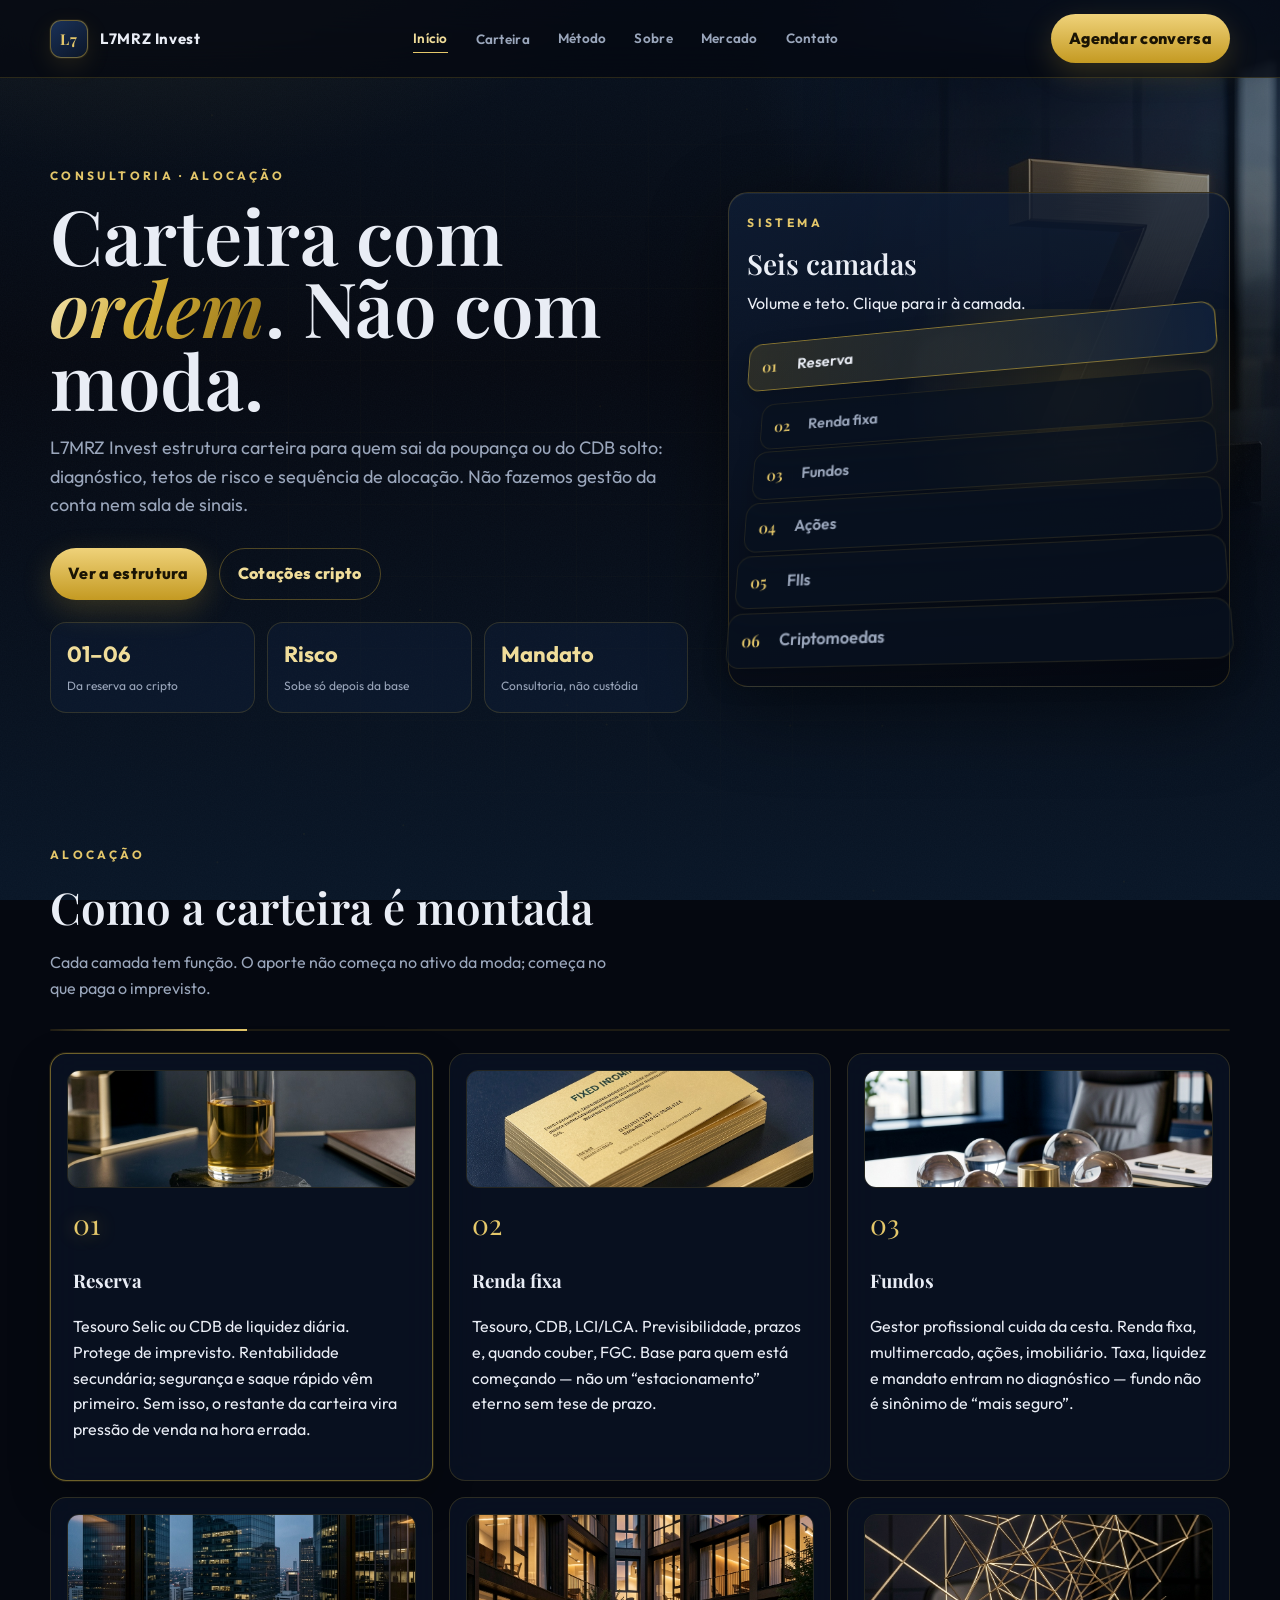
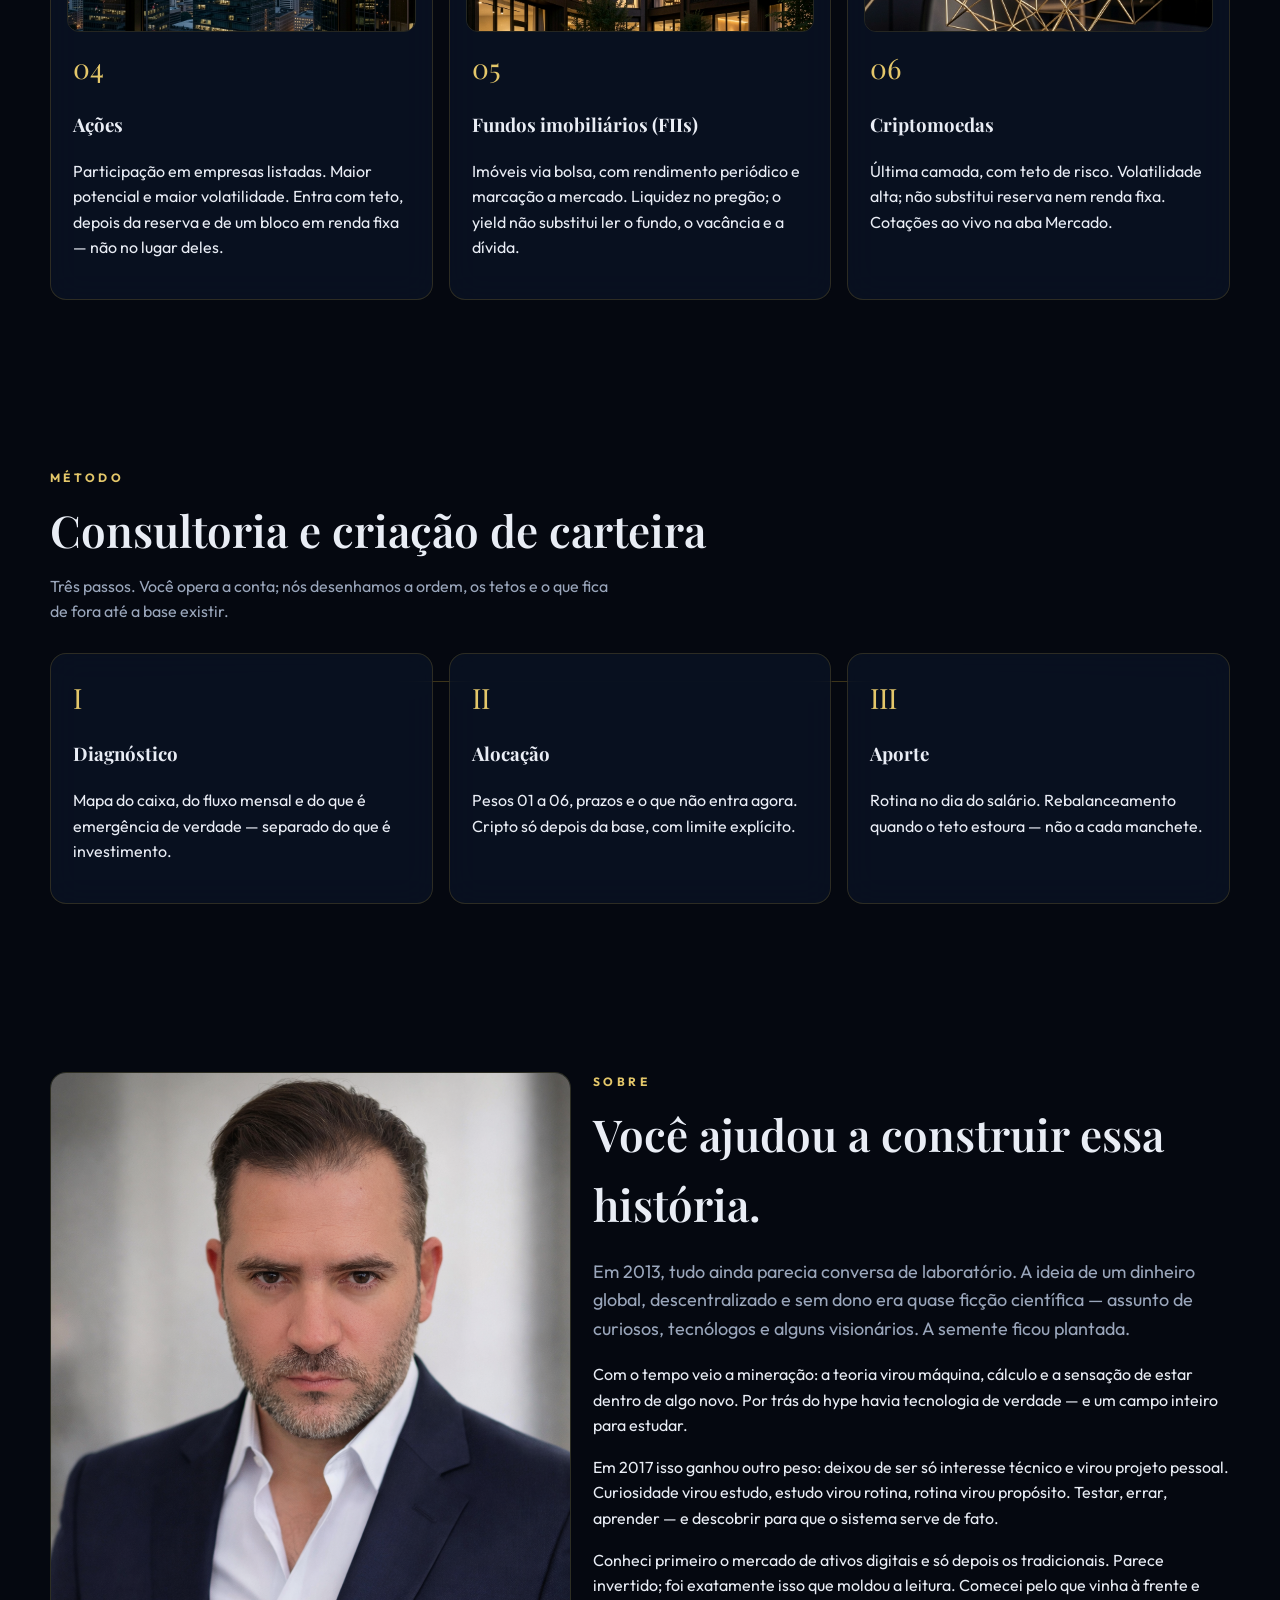
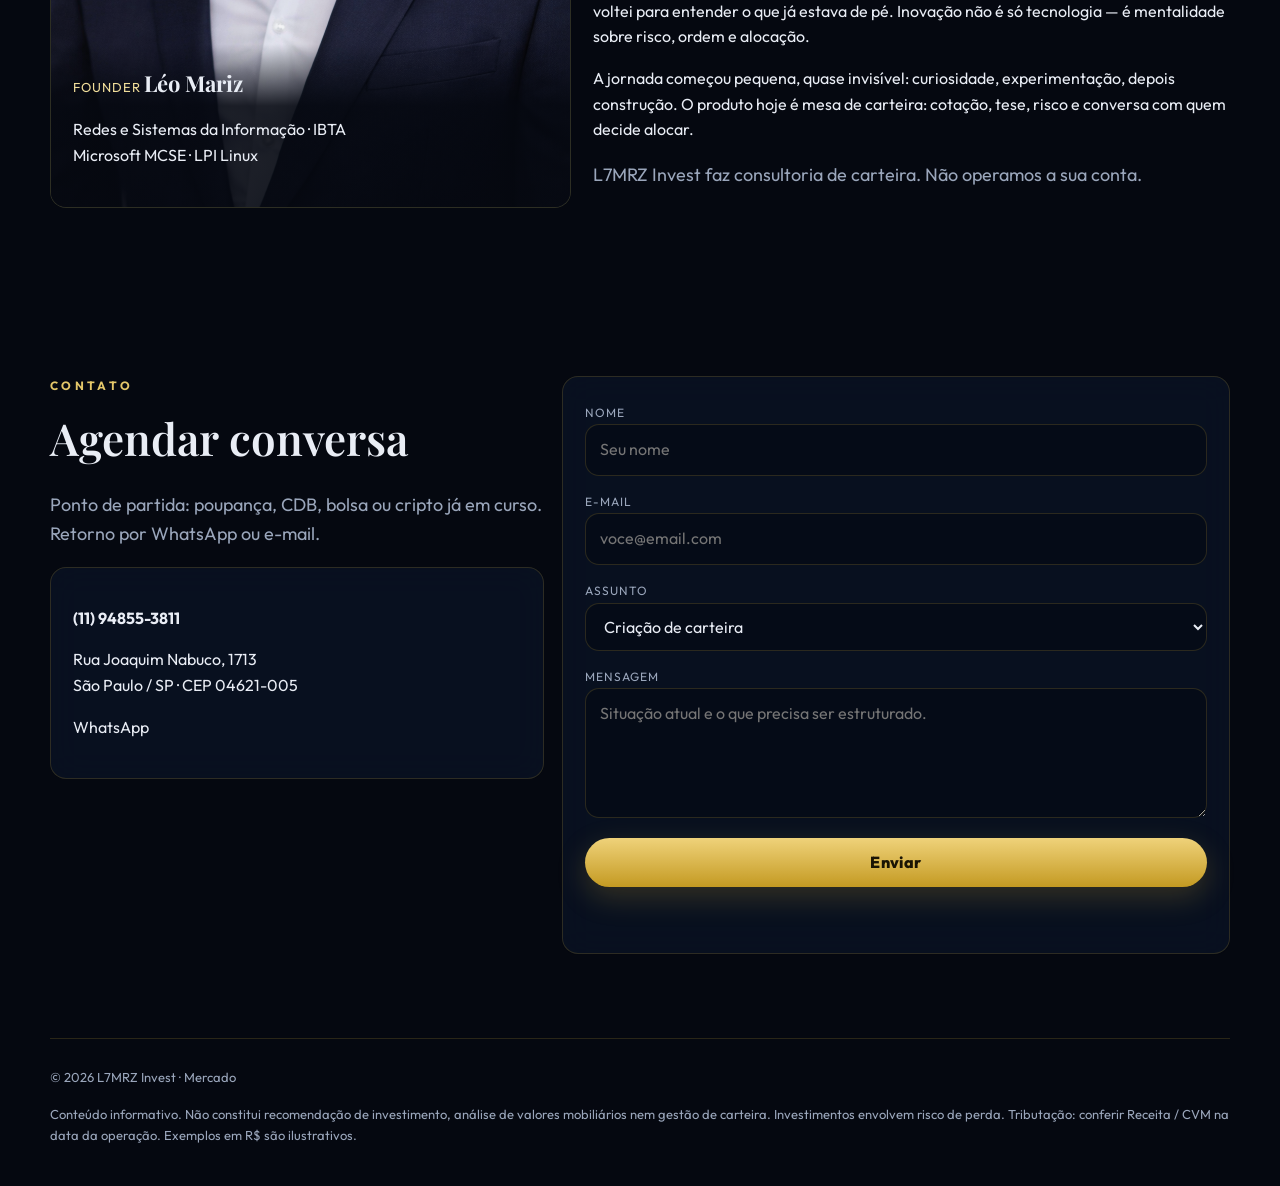
<file: index.html>
<!DOCTYPE html>
<html lang="pt-BR">
<head>
  <meta charset="UTF-8">
  <meta name="viewport" content="width=device-width, initial-scale=1.0">
  <title>L7MRZ Invest — consultoria e criação de carteira</title>
  <meta name="description" content="Consultoria L7MRZ Invest: montagem de carteira com reserva, renda fixa, fundos, ações, FIIs e cripto. Sem sala de sinais. Não operamos a sua conta.">
  <link rel="preconnect" href="https://fonts.googleapis.com">
  <link rel="preconnect" href="https://fonts.gstatic.com" crossorigin>
  <link href="https://fonts.googleapis.com/css2?family=Outfit:wght@400;500;600;700;800&family=Playfair+Display:ital,wght@0,500;0,600;1,500&display=swap" rel="stylesheet">
  <link rel="stylesheet" href="css/styles.css">
</head>
<body>
  <div class="bg-grid"></div>
  <canvas id="neural" aria-hidden="true"></canvas>
  <div class="nav-scrim" id="navScrim" hidden></div>

  <div class="site">
    <header class="nav" id="siteNav">
      <div class="nav-inner">
        <a class="brand" href="index.html">
          <span class="mark">L7</span>
          <span>
            <strong>L7MRZ Invest</strong>
          </span>
        </a>
        <nav id="menu" class="menu" aria-label="Principal">
          <a data-nav="inicio" class="active" href="index.html">Início</a>
          <div class="has-sub">
            <a data-nav="carteira" href="#carteira" id="carteiraTrigger" aria-haspopup="true" aria-expanded="false">Carteira</a>
            <div class="sub" role="menu" aria-label="Camadas da carteira">
              <a href="#layer-01" role="menuitem"><b>01</b> Reserva</a>
              <a href="#layer-02" role="menuitem"><b>02</b> Renda fixa</a>
              <a href="#layer-03" role="menuitem"><b>03</b> Fundos</a>
              <a href="#layer-04" role="menuitem"><b>04</b> Ações</a>
              <a href="#layer-05" role="menuitem"><b>05</b> FIIs</a>
              <a href="#layer-06" role="menuitem"><b>06</b> Criptomoedas</a>
              <a class="sub-foot" href="crypto.html" role="menuitem">Mercado → cotações</a>
            </div>
          </div>
          <a data-nav="metodo" href="#metodo">Método</a>
          <a data-nav="sobre" href="#sobre">Sobre</a>
          <a data-nav="mercado" href="crypto.html">Mercado</a>
          <a data-nav="contato" href="#contato">Contato</a>
        </nav>
        <div class="nav-end">
          <a class="cta" href="#contato">Agendar conversa</a>
          <button class="burger" id="burger" type="button" aria-label="Abrir menu" aria-expanded="false" aria-controls="menu">
            <span></span><span></span>
          </button>
        </div>
      </div>
    </header>

    <main id="topo">
      <section class="wrap hero" id="inicio">
        <div class="hero-media" aria-hidden="true">
          <img src="assets/gen/hero-7.jpg" alt="">
        </div>
        <div class="reveal">
          <div class="kicker">Consultoria · alocação</div>
          <h1>Carteira com <em>ordem</em>. Não com moda.</h1>
          <p class="lede">
            L7MRZ Invest estrutura carteira para quem sai da poupança ou do CDB solto:
            diagnóstico, tetos de risco e sequência de alocação.
            Não fazemos gestão da conta nem sala de sinais.
          </p>
          <div class="hero-actions">
            <a class="cta" href="#carteira">Ver a estrutura</a>
            <a class="cta ghost" href="crypto.html">Cotações cripto</a>
          </div>
          <div class="stats">
            <div class="stat"><b>01–06</b><span>Da reserva ao cripto</span></div>
            <div class="stat"><b>Risco</b><span>Sobe só depois da base</span></div>
            <div class="stat"><b>Mandato</b><span>Consultoria, não custódia</span></div>
          </div>
        </div>
        <aside class="hero-card reveal stack-card">
          <div class="kicker">Sistema</div>
          <h2 class="hero-card-title">Seis camadas</h2>
          <p class="meta hero-card-hint">Volume e teto. Clique para ir à camada.</p>
          <div class="stack-3d" id="stack3d">
          <ol class="layer-stack" id="layerStack">
            <li><button type="button" class="layer-hit on" data-target="layer-01"><span>01</span> Reserva</button></li>
            <li><button type="button" class="layer-hit" data-target="layer-02"><span>02</span> Renda fixa</button></li>
            <li><button type="button" class="layer-hit" data-target="layer-03"><span>03</span> Fundos</button></li>
            <li><button type="button" class="layer-hit" data-target="layer-04"><span>04</span> Ações</button></li>
            <li><button type="button" class="layer-hit" data-target="layer-05"><span>05</span> FIIs</button></li>
            <li><button type="button" class="layer-hit" data-target="layer-06"><span>06</span> Criptomoedas</button></li>
          </ol>
          </div>
        </aside>
      </section>

      <section id="carteira">
        <div class="wrap">
          <div class="section-head">
            <div>
              <div class="kicker">Alocação</div>
              <h2>Como a carteira é montada</h2>
              <p>Cada camada tem função. O aporte não começa no ativo da moda; começa no que paga o imprevisto.</p>
            </div>
          </div>
          <div class="layer-rail" aria-hidden="true"><i id="layerFill"></i></div>
          <div class="services" id="layerGrid">
            <article class="panel service reveal" id="layer-01" data-layer>
              <div class="thumb"><img src="assets/gen/layer-01.jpg?v=2" alt=""></div>
              <div class="num">01</div>
              <h3>Reserva</h3>
              <p class="meta">Tesouro Selic ou CDB de liquidez diária. Protege de imprevisto. Rentabilidade secundária; segurança e saque rápido vêm primeiro. Sem isso, o restante da carteira vira pressão de venda na hora errada.</p>
            </article>
            <article class="panel service reveal" id="layer-02" data-layer>
              <div class="thumb"><img src="assets/gen/layer-02.jpg?v=2" alt=""></div>
              <div class="num">02</div>
              <h3>Renda fixa</h3>
              <p class="meta">Tesouro, CDB, LCI/LCA. Previsibilidade, prazos e, quando couber, FGC. Base para quem está começando — não um “estacionamento” eterno sem tese de prazo.</p>
            </article>
            <article class="panel service reveal" id="layer-03" data-layer>
              <div class="thumb"><img src="assets/gen/layer-03.jpg?v=2" alt=""></div>
              <div class="num">03</div>
              <h3>Fundos</h3>
              <p class="meta">Gestor profissional cuida da cesta. Renda fixa, multimercado, ações, imobiliário. Taxa, liquidez e mandato entram no diagnóstico — fundo não é sinônimo de “mais seguro”.</p>
            </article>
            <article class="panel service reveal" id="layer-04" data-layer>
              <div class="thumb"><img src="assets/gen/layer-04.jpg?v=2" alt=""></div>
              <div class="num">04</div>
              <h3>Ações</h3>
              <p class="meta">Participação em empresas listadas. Maior potencial e maior volatilidade. Entra com teto, depois da reserva e de um bloco em renda fixa — não no lugar deles.</p>
            </article>
            <article class="panel service reveal" id="layer-05" data-layer>
              <div class="thumb"><img src="assets/gen/layer-05.jpg?v=2" alt=""></div>
              <div class="num">05</div>
              <h3>Fundos imobiliários (FIIs)</h3>
              <p class="meta">Imóveis via bolsa, com rendimento periódico e marcação a mercado. Liquidez no pregão; o yield não substitui ler o fundo, o vacância e a dívida.</p>
            </article>
            <article class="panel service reveal" id="layer-06" data-layer>
              <div class="thumb"><img src="assets/gen/layer-06.jpg?v=2" alt=""></div>
              <div class="num">06</div>
              <h3>Criptomoedas</h3>
              <p class="meta">Última camada, com teto de risco. Volatilidade alta; não substitui reserva nem renda fixa. Cotações ao vivo na aba <a href="crypto.html">Mercado</a>.</p>
            </article>
          </div>
        </div>
      </section>

      <section id="metodo">
        <div class="wrap">
          <div class="section-head">
            <div>
              <div class="kicker">Método</div>
              <h2>Consultoria e criação de carteira</h2>
              <p>Três passos. Você opera a conta; nós desenhamos a ordem, os tetos e o que fica de fora até a base existir.</p>
            </div>
          </div>
          <div class="steps">
            <article class="panel step reveal">
              <div class="num">I</div>
              <h3>Diagnóstico</h3>
              <p class="meta">Mapa do caixa, do fluxo mensal e do que é emergência de verdade — separado do que é investimento.</p>
            </article>
            <article class="panel step reveal">
              <div class="num">II</div>
              <h3>Alocação</h3>
              <p class="meta">Pesos 01 a 06, prazos e o que não entra agora. Cripto só depois da base, com limite explícito.</p>
            </article>
            <article class="panel step reveal">
              <div class="num">III</div>
              <h3>Aporte</h3>
              <p class="meta">Rotina no dia do salário. Rebalanceamento quando o teto estoura — não a cada manchete.</p>
            </article>
          </div>
        </div>
      </section>

      <section id="sobre">
        <div class="wrap about">
          <div class="panel portrait reveal">
            <img src="assets/leo-mariz.png" alt="Léo Mariz, L7MRZ Invest" width="1024" height="1536">
            <div class="portrait-meta">
              <span>Founder</span>
              <b>Léo Mariz</b>
              <p class="meta">Redes e Sistemas da Informação · IBTA<br>Microsoft MCSE · LPI Linux</p>
            </div>
          </div>
          <div class="reveal">
            <div class="kicker">Sobre</div>
            <h2>Você ajudou a construir essa história.</h2>
            <p class="lede">Em 2013, tudo ainda parecia conversa de laboratório. A ideia de um dinheiro global, descentralizado e sem dono era quase ficção científica — assunto de curiosos, tecnólogos e alguns visionários. A semente ficou plantada.</p>
            <p class="meta">Com o tempo veio a mineração: a teoria virou máquina, cálculo e a sensação de estar dentro de algo novo. Por trás do hype havia tecnologia de verdade — e um campo inteiro para estudar.</p>
            <p class="meta">Em 2017 isso ganhou outro peso: deixou de ser só interesse técnico e virou projeto pessoal. Curiosidade virou estudo, estudo virou rotina, rotina virou propósito. Testar, errar, aprender — e descobrir para que o sistema serve de fato.</p>
            <p class="meta">Conheci primeiro o mercado de ativos digitais e só depois os tradicionais. Parece invertido; foi exatamente isso que moldou a leitura. Comecei pelo que vinha à frente e voltei para entender o que já estava de pé. Inovação não é só tecnologia — é mentalidade sobre risco, ordem e alocação.</p>
            <p class="meta">A jornada começou pequena, quase invisível: curiosidade, experimentação, depois construção. O produto hoje é mesa de carteira: cotação, tese, risco e conversa com quem decide alocar.</p>
            <p class="lede">L7MRZ Invest faz consultoria de carteira. Não operamos a sua conta.</p>
          </div>
        </div>
      </section>

      <section id="contato">
        <div class="wrap contact">
          <div class="reveal">
            <div class="kicker">Contato</div>
            <h2>Agendar conversa</h2>
            <p class="lede">Ponto de partida: poupança, CDB, bolsa ou cripto já em curso. Retorno por WhatsApp ou e-mail.</p>
            <div class="panel" style="margin-top:18px">
              <p><b>(11) 94855-3811</b></p>
              <p class="meta">Rua Joaquim Nabuco, 1713<br>São Paulo / SP · CEP 04621-005</p>
              <p class="meta"><a href="https://chat.whatsapp.com/J1KWXe4yYbz8HiJBzmznsF" target="_blank" rel="noreferrer">WhatsApp</a></p>
            </div>
          </div>
          <form id="contactForm" class="panel reveal">
            <div>
              <label for="nome">Nome</label>
              <input id="nome" name="nome" required placeholder="Seu nome">
            </div>
            <div>
              <label for="email">E-mail</label>
              <input id="email" name="email" type="email" required placeholder="voce@email.com">
            </div>
            <div>
              <label for="assunto">Assunto</label>
              <select id="assunto" name="assunto">
                <option>Criação de carteira</option>
                <option>Revisão de alocação</option>
                <option>Camada cripto</option>
              </select>
            </div>
            <div>
              <label for="msg">Mensagem</label>
              <textarea id="msg" name="mensagem" placeholder="Situação atual e o que precisa ser estruturado."></textarea>
            </div>
            <button class="cta" type="submit">Enviar</button>
            <p class="meta" id="formNote"></p>
          </form>
        </div>
      </section>
    </main>

    <footer class="wrap footer">
      <div>© 2026 L7MRZ Invest · <a href="crypto.html">Mercado</a></div>
      <div>Conteúdo informativo. Não constitui recomendação de investimento, análise de valores mobiliários nem gestão de carteira. Investimentos envolvem risco de perda. Tributação: conferir Receita / CVM na data da operação. Exemplos em R$ são ilustrativos.</div>
    </footer>
  </div>
  <script src="js/app.js"></script>
</body>
</html>
</file>
<file: css/styles.css>
:root {
  --navy-950: #050810;
  --navy-900: #08111f;
  --navy-850: #0b1628;
  --navy-800: #10203a;
  --navy-700: #163056;
  --navy-600: #1e3f6e;
  --gold-500: #d4af37;
  --gold-400: #e4c76a;
  --gold-300: #f0dd9a;
  --gold-200: #f6ebc4;
  --gold-ink: #8a6d16;
  --line: rgba(212, 175, 55, 0.18);
  --glass: rgba(10, 20, 38, 0.72);
  --text: #e9edf5;
  --muted: #9aa6bb;
  --up: #3dd68c;
  --down: #ff6b7a;
  --shadow: 0 24px 80px rgba(0, 0, 0, 0.45);
  --radius: 16px;
  --max: 1180px;
  --nav-h: 78px;
}

* { box-sizing: border-box; }
html { scroll-behavior: smooth; }
body {
  margin: 0;
  font-family: "Outfit", system-ui, sans-serif;
  background: var(--navy-950);
  color: var(--text);
  line-height: 1.6;
  overflow-x: hidden;
}
body.nav-open { overflow: hidden; }

img { max-width: 100%; display: block; }
a { color: inherit; text-decoration: none; }
button, input, textarea, select { font: inherit; color: inherit; }
button { cursor: pointer; }

.bg-grid {
  position: fixed;
  inset: 0;
  pointer-events: none;
  z-index: 0;
  background:
    radial-gradient(900px 480px at 12% -10%, rgba(212, 175, 55, 0.10), transparent 55%),
    radial-gradient(800px 500px at 90% 8%, rgba(30, 63, 110, 0.45), transparent 50%),
    linear-gradient(180deg, #07101d 0%, #050810 40%, #081526 100%);
}
.bg-grid::after {
  content: "";
  position: absolute;
  inset: 0;
  background-image:
    linear-gradient(rgba(212, 175, 55, 0.045) 1px, transparent 1px),
    linear-gradient(90deg, rgba(212, 175, 55, 0.045) 1px, transparent 1px);
  background-size: 72px 72px;
  mask-image: radial-gradient(ellipse at center, black 30%, transparent 78%);
  opacity: 0.45;
}
#neural {
  position: fixed;
  inset: 0;
  width: 100%;
  height: 100%;
  z-index: 0;
  pointer-events: none;
  opacity: 0.16;
}
.bg-grid::before {
  content: "";
  position: absolute;
  inset: 0;
  opacity: 0.35;
  pointer-events: none;
  background-image: url("data:image/svg+xml;utf8,<svg xmlns='http://www.w3.org/2000/svg' width='140' height='140'><filter id='n'><feTurbulence type='fractalNoise' baseFrequency='0.8' numOctaves='2' stitchTiles='stitch'/><feColorMatrix values='0 0 0 0 0.05  0 0 0 0 0.08  0 0 0 0 0.12  0 0 0 0.28 0'/></filter><rect width='100%' height='100%' filter='url(%23n)'/></svg>");
}

.wrap {
  width: min(var(--max), calc(100% - 40px));
  margin: 0 auto;
}
.site { position: relative; z-index: 1; }

.nav-scrim {
  position: fixed;
  inset: 0;
  z-index: 35;
  background: rgba(5, 8, 16, 0.55);
  backdrop-filter: blur(4px);
}

.nav {
  position: sticky;
  top: 0;
  z-index: 40;
  height: var(--nav-h);
  display: flex;
  align-items: center;
  backdrop-filter: blur(18px);
  background: rgba(5, 8, 16, 0.72);
  border-bottom: 1px solid var(--line);
  transition: height 0.25s ease, background 0.25s ease;
}
.nav.compact { height: 58px; background: rgba(5, 8, 16, 0.88); }
.nav-inner {
  display: flex;
  align-items: center;
  justify-content: space-between;
  gap: 24px;
  width: min(var(--max), calc(100% - 40px));
  margin: 0 auto;
}
.nav-end { display: flex; gap: 10px; align-items: center; }
.brand {
  display: flex;
  align-items: center;
  gap: 12px;
  letter-spacing: 0.04em;
}
.mark {
  width: 38px;
  height: 38px;
  border-radius: 11px;
  display: grid;
  place-items: center;
  background: linear-gradient(145deg, #1a3158, #0b1628);
  border: 1px solid rgba(212, 175, 55, 0.45);
  box-shadow: 0 0 0 1px rgba(212, 175, 55, 0.08), 0 8px 24px rgba(212, 175, 55, 0.12);
  color: var(--gold-400);
  font-family: "Playfair Display", serif;
  font-weight: 700;
  font-size: 15px;
  transition: box-shadow 0.25s ease;
}
.brand:hover .mark {
  box-shadow: 0 0 0 1px rgba(212, 175, 55, 0.2), 0 0 22px rgba(212, 175, 55, 0.28);
}
.brand strong {
  display: block;
  font-size: 15px;
  font-weight: 700;
}

.menu {
  display: flex;
  align-items: center;
  gap: 4px;
}
.menu a {
  position: relative;
  background: none;
  border: 0;
  color: var(--muted);
  padding: 10px 12px;
  border-radius: 0;
  font-size: 13.5px;
  font-weight: 600;
  letter-spacing: 0.02em;
  transition: color 0.2s ease;
}
.menu a::after {
  content: "";
  position: absolute;
  left: 12px;
  right: 12px;
  bottom: 6px;
  height: 1px;
  background: var(--gold-400);
  transform: scaleX(0);
  transform-origin: left;
  transition: transform 0.2s ease;
}
.menu a:hover { color: var(--gold-300); }
.menu a:hover::after,
.menu a.active::after { transform: scaleX(1); }
.menu a.active { color: var(--gold-300); }

.has-sub { position: relative; }
.has-sub > .sub {
  position: absolute;
  top: calc(100% + 10px);
  left: 0;
  min-width: 240px;
  padding: 10px;
  border-radius: 16px;
  background: rgba(8, 17, 31, 0.96);
  border: 1px solid var(--line);
  box-shadow: var(--shadow);
  display: grid;
  gap: 2px;
  opacity: 0;
  visibility: hidden;
  transform: translateY(6px);
  transition: 0.18s ease;
  z-index: 50;
}
.has-sub:hover > .sub,
.has-sub:focus-within > .sub,
.has-sub.open > .sub {
  opacity: 1;
  visibility: visible;
  transform: none;
}
.sub a {
  display: flex;
  align-items: center;
  gap: 10px;
  padding: 9px 10px;
  border-radius: 10px;
  color: var(--text);
}
.sub a::after { display: none; }
.sub a:hover { background: rgba(212, 175, 55, 0.08); }
.sub a b { color: var(--gold-400); font-family: "Playfair Display", serif; width: 1.6em; }
.sub-foot {
  margin-top: 6px;
  border-top: 1px solid var(--line);
  color: var(--gold-300) !important;
  font-size: 12px;
}

.cta {
  position: relative;
  overflow: hidden;
  display: inline-flex;
  align-items: center;
  justify-content: center;
  gap: 8px;
  border: 0;
  border-radius: 999px;
  padding: 12px 18px;
  background: linear-gradient(180deg, #efd27a, #c49a22);
  color: #1a1404;
  font-weight: 800;
  letter-spacing: 0.02em;
  box-shadow: 0 10px 30px rgba(212, 175, 55, 0.22);
  transition: transform 0.2s ease, box-shadow 0.2s ease;
}
.cta::after {
  content: "";
  position: absolute;
  inset: 0;
  background: linear-gradient(110deg, transparent 20%, rgba(255,255,255,0.35) 45%, transparent 70%);
  background-size: 200% 100%;
  transform: translateX(-60%);
  opacity: 0;
}
.cta:hover {
  transform: translateY(-1px);
  box-shadow: 0 14px 34px rgba(212, 175, 55, 0.3);
}
.cta:hover::after {
  opacity: 1;
  animation: ctaShine 0.7s ease;
}
@keyframes ctaShine {
  from { transform: translateX(-60%); }
  to { transform: translateX(60%); }
}
.cta.ghost {
  background: transparent;
  color: var(--gold-300);
  border: 1px solid rgba(212, 175, 55, 0.35);
  box-shadow: none;
}
.cta.ghost::after { display: none; }

.burger {
  display: none;
  width: 42px;
  height: 42px;
  border-radius: 12px;
  border: 1px solid var(--line);
  background: transparent;
  flex-direction: column;
  justify-content: center;
  align-items: center;
  gap: 6px;
  padding: 0;
}
.burger span {
  display: block;
  width: 16px;
  height: 1.5px;
  background: var(--gold-300);
  transition: transform 0.2s ease;
}
.burger[aria-expanded="true"] span:first-child { transform: translateY(4px) rotate(45deg); }
.burger[aria-expanded="true"] span:last-child { transform: translateY(-4px) rotate(-45deg); }

.hero {
  position: relative;
  padding: 88px 0 48px;
  display: grid;
  grid-template-columns: 1.12fr 0.88fr;
  gap: 40px;
  align-items: center;
  isolation: isolate;
}
.hero-media {
  position: absolute;
  inset: -28px -18% auto auto;
  width: min(58%, 640px);
  height: min(78%, 520px);
  z-index: 0;
  pointer-events: none;
  border-radius: 28px;
  overflow: hidden;
  mask-image: linear-gradient(90deg, transparent 0%, #000 28%, #000 78%, transparent 100%),
    linear-gradient(180deg, #000 40%, transparent 100%);
  -webkit-mask-composite: source-in;
  opacity: 0.55;
}
.hero-media img {
  width: 100%;
  height: 100%;
  object-fit: cover;
  filter: saturate(0.85) contrast(1.08);
  transform: scale(1.06);
}
.hero > .reveal, .hero > .hero-card { position: relative; z-index: 1; }
.kicker {
  color: var(--gold-400);
  font-size: 12px;
  letter-spacing: 0.28em;
  text-transform: uppercase;
  font-weight: 700;
}
h1, h2, h3, .serif { font-family: "Playfair Display", Georgia, serif; }
h1 {
  font-size: clamp(40px, 6vw, 76px);
  line-height: 0.95;
  margin: 14px 0 18px;
  font-weight: 600;
}
h1 em {
  font-style: italic;
  background: linear-gradient(120deg, #f6ebc4, #d4af37 45%, #8d6b14);
  -webkit-background-clip: text;
  background-clip: text;
  color: transparent;
}
.lede {
  color: var(--muted);
  font-size: 18px;
  max-width: 56ch;
}
.hero-actions { display: flex; gap: 12px; margin: 28px 0 22px; flex-wrap: wrap; }
.stats {
  display: grid;
  grid-template-columns: repeat(3, 1fr);
  gap: 12px;
}
.stat {
  padding: 14px 16px;
  border: 1px solid var(--line);
  border-radius: 16px;
  background: rgba(16, 32, 58, 0.45);
}
.stat b { display: block; font-size: 22px; color: var(--gold-300); }
.stat span { color: var(--muted); font-size: 12px; }

.hero-card {
  position: relative;
  border-radius: 20px;
  padding: 20px 18px 18px;
  background: linear-gradient(165deg, rgba(16, 32, 58, 0.72), rgba(5, 8, 16, 0.92));
  border: 1px solid rgba(212, 175, 55, 0.22);
  box-shadow: var(--shadow), inset 0 1px 0 rgba(255,255,255,0.06);
  overflow: visible;
}
.stack-card { transform-style: preserve-3d; }
.stack-3d {
  perspective: 920px;
  margin-top: 6px;
}
.layer-stack {
  transform: rotateX(16deg) rotateY(-12deg);
  transform-style: preserve-3d;
  transition: transform 0.45s cubic-bezier(.2,.8,.2,1);
}
.hero-card::before {
  content: "";
  position: absolute;
  inset: auto -20% 40% 20%;
  height: 180px;
  background: radial-gradient(circle, rgba(212, 175, 55, 0.18), transparent 70%);
  pointer-events: none;
}
.hero-card-title { font-size: 28px; margin: 10px 0 4px; }
.hero-card-hint { margin: 0 0 12px; }
.layer-stack {
  list-style: none;
  margin: 0;
  padding: 0;
  display: grid;
  gap: 6px;
  position: relative;
  z-index: 1;
}
.layer-stack li { transform-style: preserve-3d; }
.layer-hit {
  width: 100%;
  display: flex;
  align-items: center;
  gap: 12px;
  text-align: left;
  padding: 12px 14px;
  border-radius: 14px;
  border: 1px solid rgba(212, 175, 55, 0.12);
  background: rgba(8, 17, 31, 0.78);
  color: var(--muted);
  font-weight: 600;
  backdrop-filter: blur(10px);
  box-shadow: 0 10px 24px rgba(0,0,0,0.22);
  transform: translateZ(calc(var(--z, 0) * 1px));
  transition: transform 0.35s cubic-bezier(.2,.8,.2,1), border-color 0.2s ease, background 0.2s ease, color 0.2s ease;
}
.layer-hit span {
  font-family: "Playfair Display", serif;
  color: var(--gold-400);
  width: 1.6em;
}
.layer-hit:hover,
.layer-hit.on {
  color: var(--text);
  border-color: rgba(212, 175, 55, 0.55);
  background: linear-gradient(90deg, rgba(212, 175, 55, 0.16), rgba(16, 32, 58, 0.9));
  transform: translateZ(42px) scale(1.03);
}

.pulse-row {
  display: flex;
  justify-content: space-between;
  align-items: center;
  margin-bottom: 14px;
}
.live {
  display: inline-flex;
  align-items: center;
  gap: 8px;
  color: var(--gold-300);
  font-size: 12px;
  letter-spacing: 0.16em;
  text-transform: uppercase;
}
.live i {
  width: 8px;
  height: 8px;
  border-radius: 50%;
  background: var(--up);
  box-shadow: 0 0 0 0 rgba(61, 214, 140, 0.7);
  animation: ping 1.8s infinite;
}
@keyframes ping {
  70% { box-shadow: 0 0 0 10px transparent; }
  100% { box-shadow: 0 0 0 0 transparent; }
}

.ticker {
  width: min(var(--max), calc(100% - 40px));
  margin: 18px auto 8px;
  overflow: hidden;
  border: 1px solid var(--line);
  border-radius: 16px;
  background: rgba(8, 17, 31, 0.65);
}
.ticker-track {
  display: flex;
  flex-wrap: nowrap;
  width: max-content;
  will-change: transform;
}
.ticker-set {
  display: inline-flex;
  flex-wrap: nowrap;
  align-items: center;
  gap: 28px;
  padding: 12px 28px 12px 0;
  flex: 0 0 auto;
}
.tick {
  display: inline-flex;
  flex: 0 0 auto;
  gap: 10px;
  align-items: center;
  font-size: 13px;
  white-space: nowrap;
}
.tick .sym { color: var(--gold-300); font-weight: 800; }
.up { color: var(--up); }
.down { color: var(--down); }

section { padding: 84px 0; }
.section-head {
  display: flex;
  justify-content: space-between;
  align-items: end;
  gap: 24px;
  margin-bottom: 28px;
}
.section-head p { color: var(--muted); max-width: 52ch; margin: 8px 0 0; }
h2 { font-size: clamp(28px, 4vw, 44px); margin: 8px 0 0; font-weight: 600; }

.panel {
  background: var(--glass);
  border: 1px solid var(--line);
  border-radius: var(--radius);
  padding: 22px;
  backdrop-filter: blur(16px);
}
.market-grid {
  display: grid;
  grid-template-columns: 1.15fr 0.85fr;
  gap: 18px;
}
.chart-box { min-height: 360px; }
.filters {
  display: flex;
  flex-wrap: wrap;
  gap: 8px;
  margin-bottom: 14px;
}
.chip {
  border: 1px solid var(--line);
  background: transparent;
  color: var(--muted);
  border-radius: 999px;
  padding: 7px 12px;
  font-size: 12px;
  font-weight: 700;
}
.chip.on, .chip:hover {
  color: #1a1404;
  background: var(--gold-400);
  border-color: var(--gold-400);
}

table {
  width: 100%;
  border-collapse: collapse;
  font-size: 13.5px;
}
th, td { text-align: left; padding: 11px 8px; border-bottom: 1px solid rgba(212, 175, 55, 0.1); }
th { color: var(--muted); font-size: 11px; letter-spacing: 0.12em; text-transform: uppercase; }
.coin-cell { display: flex; align-items: center; gap: 10px; font-weight: 700; }
.badge {
  width: 28px;
  height: 28px;
  border-radius: 50%;
  display: grid;
  place-items: center;
  font-size: 10px;
  font-weight: 800;
  background: #163056;
  color: var(--gold-300);
  border: 1px solid var(--line);
}
.right { text-align: right; }

.coins {
  display: grid;
  grid-template-columns: repeat(2, 1fr);
  gap: 16px;
}
.coin {
  position: relative;
  overflow: hidden;
  transition: transform 0.25s ease, border-color 0.25s ease;
}
.coin:hover {
  transform: translateY(-4px);
  border-color: rgba(212, 175, 55, 0.45);
}
.coin-top { display: flex; justify-content: space-between; gap: 12px; }
.coin h3 { margin: 0 0 4px; font-size: 24px; }
.coin .meta { color: var(--muted); font-size: 13px; }
.spark { width: 120px; height: 42px; }
.tags { display: flex; flex-wrap: wrap; gap: 6px; margin: 14px 0 10px; }
.tag {
  font-size: 11px;
  letter-spacing: 0.06em;
  text-transform: uppercase;
  color: var(--gold-300);
  border: 1px solid var(--line);
  border-radius: 999px;
  padding: 4px 8px;
}

.layer-rail {
  height: 2px;
  background: rgba(212, 175, 55, 0.12);
  border-radius: 99px;
  margin: 0 0 22px;
  overflow: hidden;
}
.layer-rail i {
  display: block;
  height: 100%;
  width: 16%;
  background: linear-gradient(90deg, transparent, var(--gold-400));
  transition: width 0.35s ease;
}

.steps, .services {
  display: grid;
  grid-template-columns: repeat(3, 1fr);
  gap: 16px;
}
.step, .service { min-height: 210px; transition: border-color 0.25s ease, box-shadow 0.25s ease, transform 0.35s ease; }
.service .thumb {
  margin: -6px -6px 14px;
  height: 118px;
  border-radius: 12px;
  overflow: hidden;
  border: 1px solid rgba(212,175,55,0.14);
}
.service .thumb img { width: 100%; height: 100%; object-fit: cover; filter: saturate(0.9) contrast(1.05); }
.service:hover { transform: translateY(-6px) rotateX(2deg); }
.service:hover, .service.on {
  border-color: rgba(212, 175, 55, 0.5);
  box-shadow: 0 0 0 1px rgba(212, 175, 55, 0.12), 0 16px 40px rgba(0,0,0,0.25);
}
.service:hover .num, .service.on .num {
  text-shadow: 0 0 18px rgba(212, 175, 55, 0.45);
}
.num {
  color: var(--gold-400);
  font-family: "Playfair Display", serif;
  font-size: 28px;
}

.steps {
  position: relative;
}
.steps::before {
  content: "";
  position: absolute;
  top: 28px;
  left: 8%;
  right: 8%;
  height: 1px;
  background: linear-gradient(90deg, transparent, rgba(212,175,55,0.45), transparent);
  pointer-events: none;
}
.steps .step { position: relative; z-index: 1; }

.about {
  display: grid;
  grid-template-columns: 0.9fr 1.1fr;
  gap: 22px;
}
.portrait {
  position: relative;
  min-height: 520px;
  overflow: hidden;
  padding: 0;
  display: flex;
  flex-direction: column;
  justify-content: end;
  background: #08111f;
}
.portrait img {
  position: absolute;
  inset: 0;
  width: 100%;
  height: 100%;
  object-fit: cover;
  object-position: center 18%;
}
.portrait-meta {
  position: relative;
  z-index: 1;
  padding: 22px;
  background: linear-gradient(180deg, transparent, rgba(5, 8, 16, 0.88) 38%);
}
.portrait b { font-size: 22px; font-family: "Playfair Display", serif; }
.portrait span { color: var(--gold-300); font-size: 13px; letter-spacing: 0.08em; text-transform: uppercase; }

.contact {
  display: grid;
  grid-template-columns: 0.85fr 1.15fr;
  gap: 18px;
}
form { display: grid; gap: 12px; }
label { font-size: 12px; color: var(--muted); letter-spacing: 0.08em; text-transform: uppercase; }
input, textarea, select {
  width: 100%;
  border: 1px solid var(--line);
  background: rgba(5, 8, 16, 0.45);
  border-radius: 14px;
  padding: 12px 14px;
  outline: none;
}
input:focus, textarea:focus { border-color: var(--gold-500); }
textarea { min-height: 130px; resize: vertical; }

.footer {
  border-top: 1px solid var(--line);
  padding: 28px 0 40px;
  color: var(--muted);
  display: flex;
  justify-content: space-between;
  gap: 16px;
  flex-wrap: wrap;
  font-size: 13px;
}

.reveal {
  opacity: 0;
  transform: translateY(8px);
}
.reveal.in {
  opacity: 1;
  transform: none;
  transition: opacity 0.55s ease, transform 0.55s ease;
}


.hero.solo { grid-template-columns: 1fr; padding-bottom: 20px; }
.hero.solo .lede { max-width: 62ch; }
.market-grid.linked {
  grid-template-columns: minmax(280px, 0.92fr) minmax(0, 1.08fr);
  align-items: stretch;
}
.live-panel, .table-panel { display: flex; flex-direction: column; min-height: 0; }
.live-chart { min-height: 280px; height: 320px; flex: 1; }
.table-wrap { overflow: auto; max-height: 520px; }
tr[data-id] { cursor: pointer; }
tr[data-id]:hover td { background: rgba(212, 175, 55, 0.06); }
tr[data-id].on td { background: rgba(212, 175, 55, 0.12); }
@media (max-width: 960px) {
  .market-grid.linked { grid-template-columns: 1fr; }
  .live-chart { height: 240px; min-height: 220px; }
}

@media (max-width: 960px) {
  .hero, .market-grid, .about, .contact, .coins, .steps, .services {
    grid-template-columns: 1fr;
  }
  .steps::before { display: none; }
  .menu {
    display: flex;
    flex-direction: column;
    align-items: stretch;
    position: fixed;
    top: 0;
    right: 0;
    bottom: 0;
    width: min(320px, 88vw);
    padding: 88px 20px 24px;
    background: rgba(5, 8, 16, 0.98);
    border-left: 1px solid var(--line);
    transform: translateX(110%);
    transition: transform 0.28s ease;
    z-index: 45;
    overflow: auto;
  }
  .menu.open { transform: none; }
  .menu a::after { display: none; }
  .has-sub > .sub {
    position: static;
    opacity: 1;
    visibility: visible;
    transform: none;
    box-shadow: none;
    background: transparent;
    border: 0;
    padding: 0 0 8px 12px;
    display: none;
  }
  .has-sub.open > .sub { display: grid; }
  .burger { display: flex; }
  .stats { grid-template-columns: 1fr; }
  .section-head { flex-direction: column; align-items: start; }
}

@media (prefers-reduced-motion: reduce) {
  html { scroll-behavior: auto; }
  .reveal { opacity: 1; transform: none; }
  .live i, .cta::after { animation: none !important; }
  #neural { display: none; }
  .layer-stack, .layer-hit, .service:hover { transform: none !important; }
}
</file>
